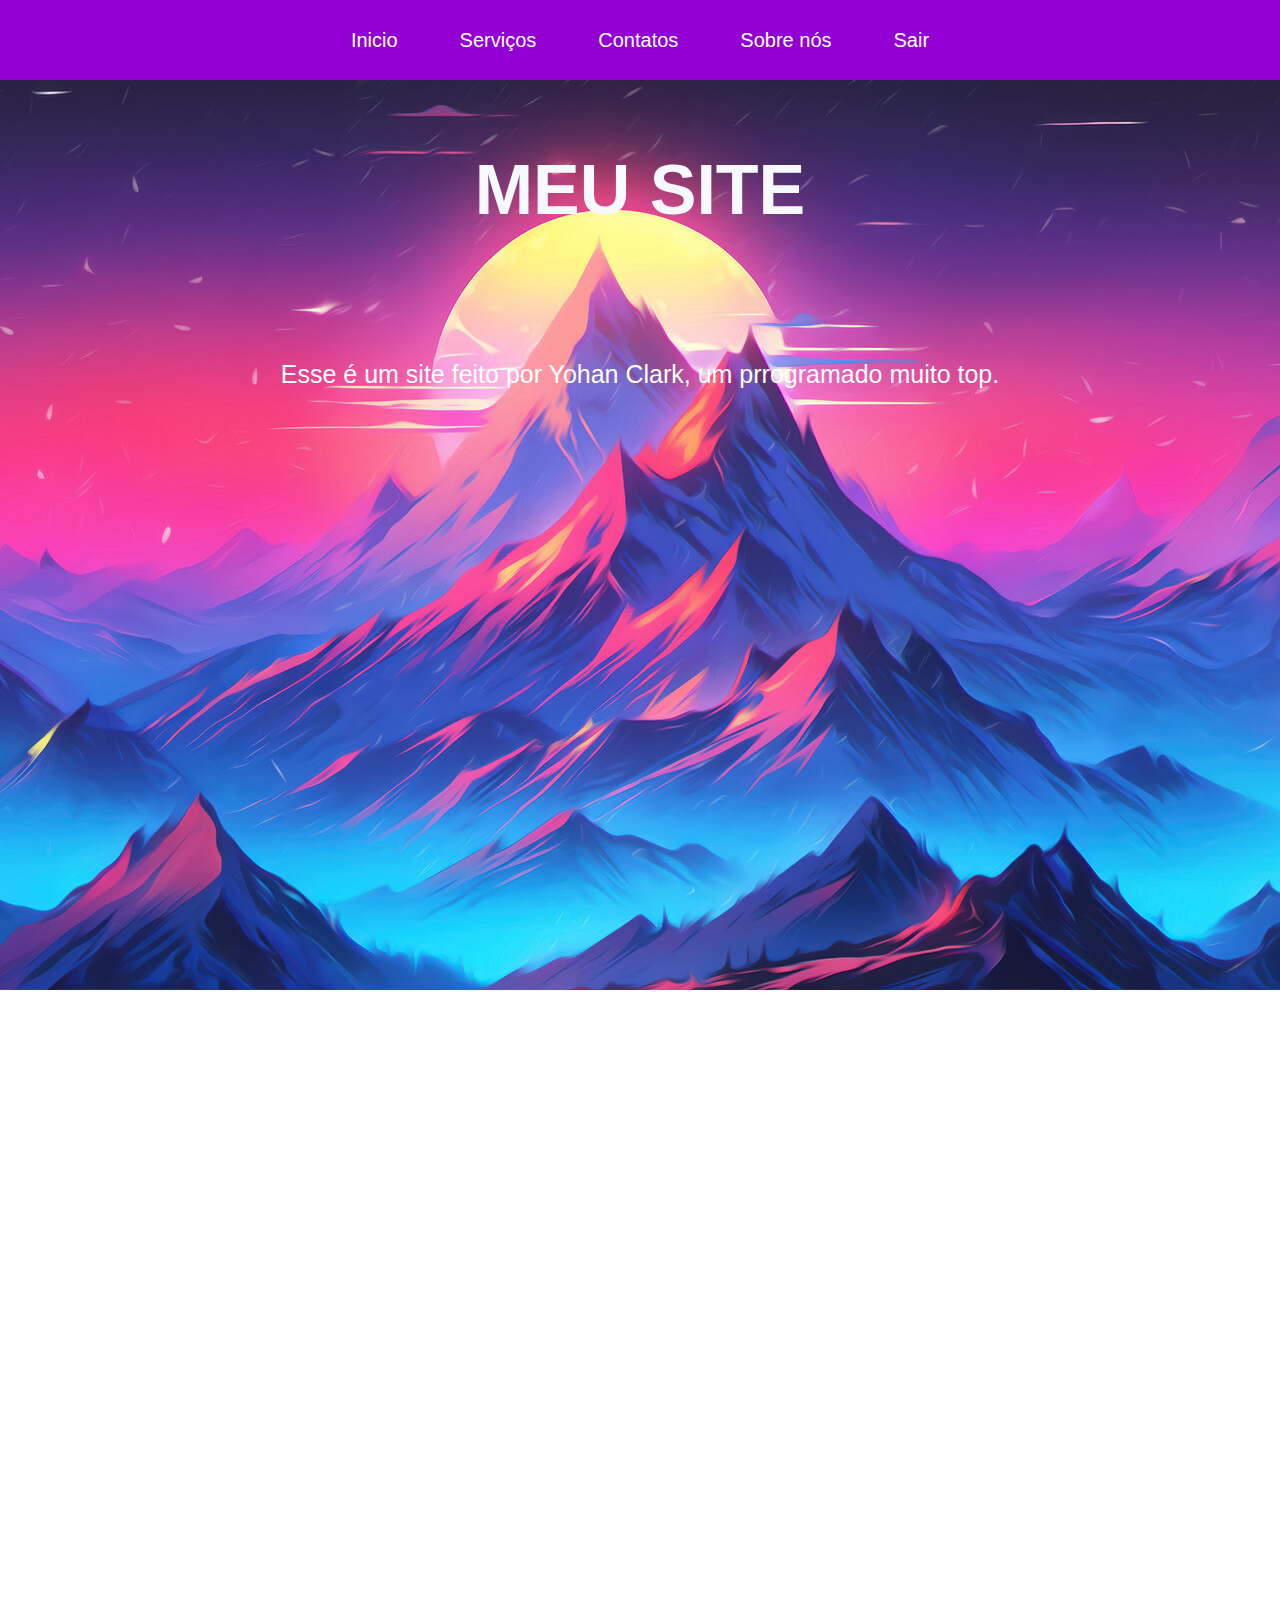
<file: index.html>
<!DOCTYPE html>
<html lang="pt-br">
<head>
    <meta charset="UTF-8">
    <meta name="viewport" content="width=device-width, initial-scale=1.0">
    <title>Pagina</title>
    <link rel="stylesheet" href="index.css">
</head>
<body>
    
<div class="container">
    <nav>
        <a>Inicio</a>
        <a>Serviços</a>
        <a>Contatos</a>
        <a>Sobre nós</a>
        <a>Sair</a>
    </nav>
</div>


<div>
<h1>MEU SITE</h1>

   <nav class="quadrado">
        <img src="img/paisagem.jpg" alt="">
   </nav>

   <p class="Texto">Esse é um site feito por Yohan Clark, um prrogramado muito top.</p>
</body>
</html>
</file>
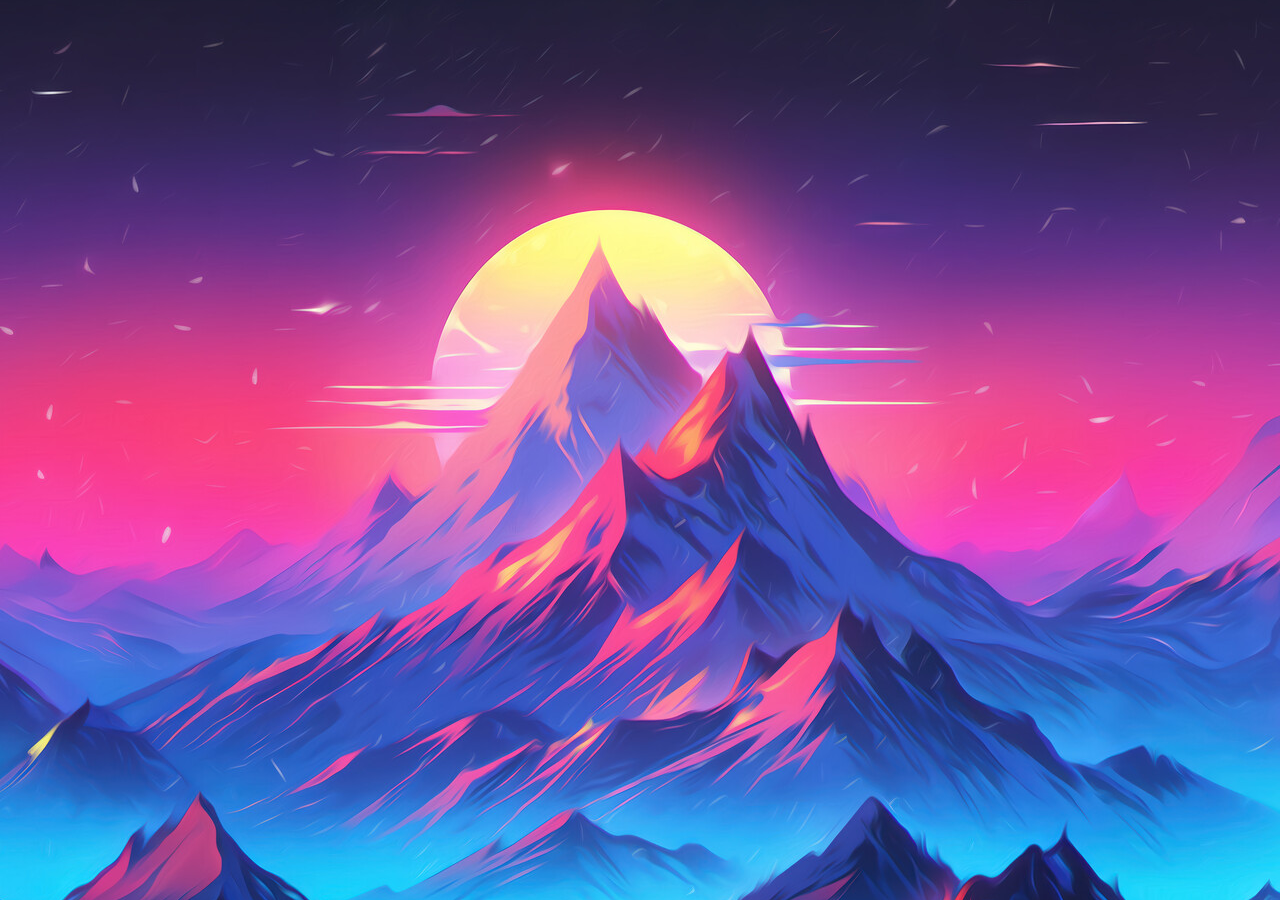
<file: yohan_projeto/index.html>
<!DOCTYPE html>
<html lang="pt-br">
<head>
    <meta charset="UTF-8">
    <meta name="viewport" content="width=device-width, initial-scale=1.0">
    <title>Pagina</title>
    <link rel="stylesheet" href="index.css">
</head>
<body>
    
</body>
</html>
</file>
<file: index.css>
* {
    margin: 0px;
    background-image: url("img/kkk.jpg");
    background-repeat: no-repeat;
    background-attachment: fixed;
    background-position: center;

}

.quadrado{
    width: 550px;
    height: 380px;
    background-color:mediumpurple; 
    position: absolute; right: 1300px;
    position: absolute; top: 450px;
    border-radius: 10px;
}


body{
    overflow-y: scroll;
    height: 5000px;
}

.container{
    background: darkviolet;
    display: flex;
    justify-content: space-between;
    align-items: center;
    padding: 5px 20px;
}


nav{
    width: 100%;
    display: flex;
    align-items: center;
    gap: 30px;
    height: 70px;
    justify-content: center;
    background:darkviolet
}

a{
    position: relative;
    cursor: pointer;
    color: white;
    font-size: 20px;
    padding: 0.5rem 1rem;
    transition: color 0.25s;
    background:darkviolet;
    font-family: Arial, Helvetica, sans-serif;
}

a::after{
    position: absolute;
    content: "";
    inset: 0;
    background: white;
    scale: 1 0;
    z-index: -1;
    transition: 0.45s;
    border-radius: 10px;
}

a:hover{
    color: black;
}

a:hover::after{
    scale: 1 1;
}

h1{
    color:ghostwhite;
    text-align: center;
    font-family: Arial, Helvetica, sans-serif;
    padding: 70px;
    font-size: 70px;
}

.Texto{
    color: white;
    font-family: Arial, Helvetica, sans-serif;
    font-size: 25px;
    text-align: center;
    padding: 60px;
}
</file>
<file: yohan_projeto/index.css>
* {
    background-image: url("img/kkk.jpg");
    background-repeat: no-repeat;
    background-attachment: fixed;
    background-position: center;
     padding: 0;
 margin: 0;
 box-sizing: border-box;
}

nav{
    width: 100%;
    display: flex;
    align-items: center;
    gap: 30px;
    height: 50px;
    justify-content: end;
}

a{
    position: relative;
    cursor: pointer;
    color: white;
    font-size: 20px;
    padding: 0.5rem 1rem;
    transition: color 0.25s;
}

a::after{
    position: absolute;
    content: "";
    inset: 0;
    background: white;
    scale: 1 0;
    z-index: -1;
    transition: 0.45s;
    border-radius: 10px;
}

a:hover{
    color: black;
}

a:hover::after{
    scale: 1 1;
}

header{
    background-color: #00000083;
    padding: 20px;
}
</file>
